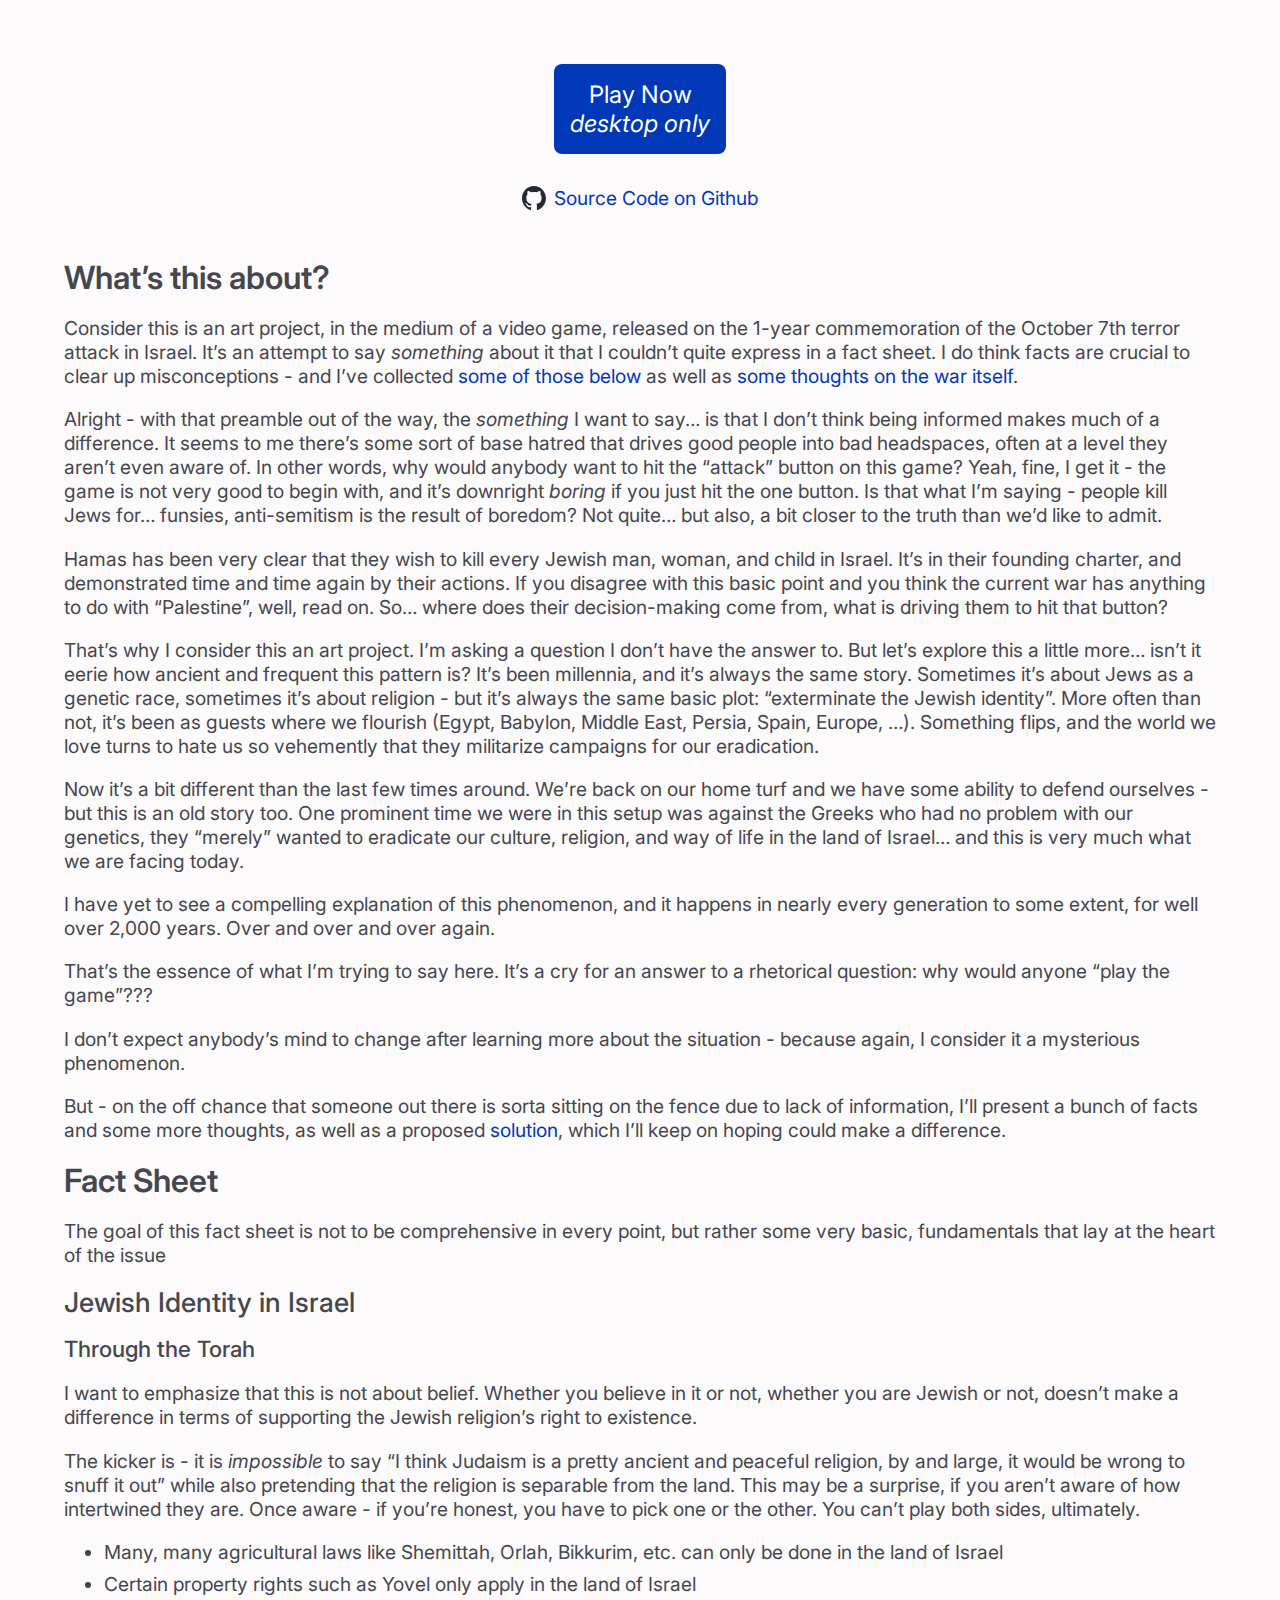
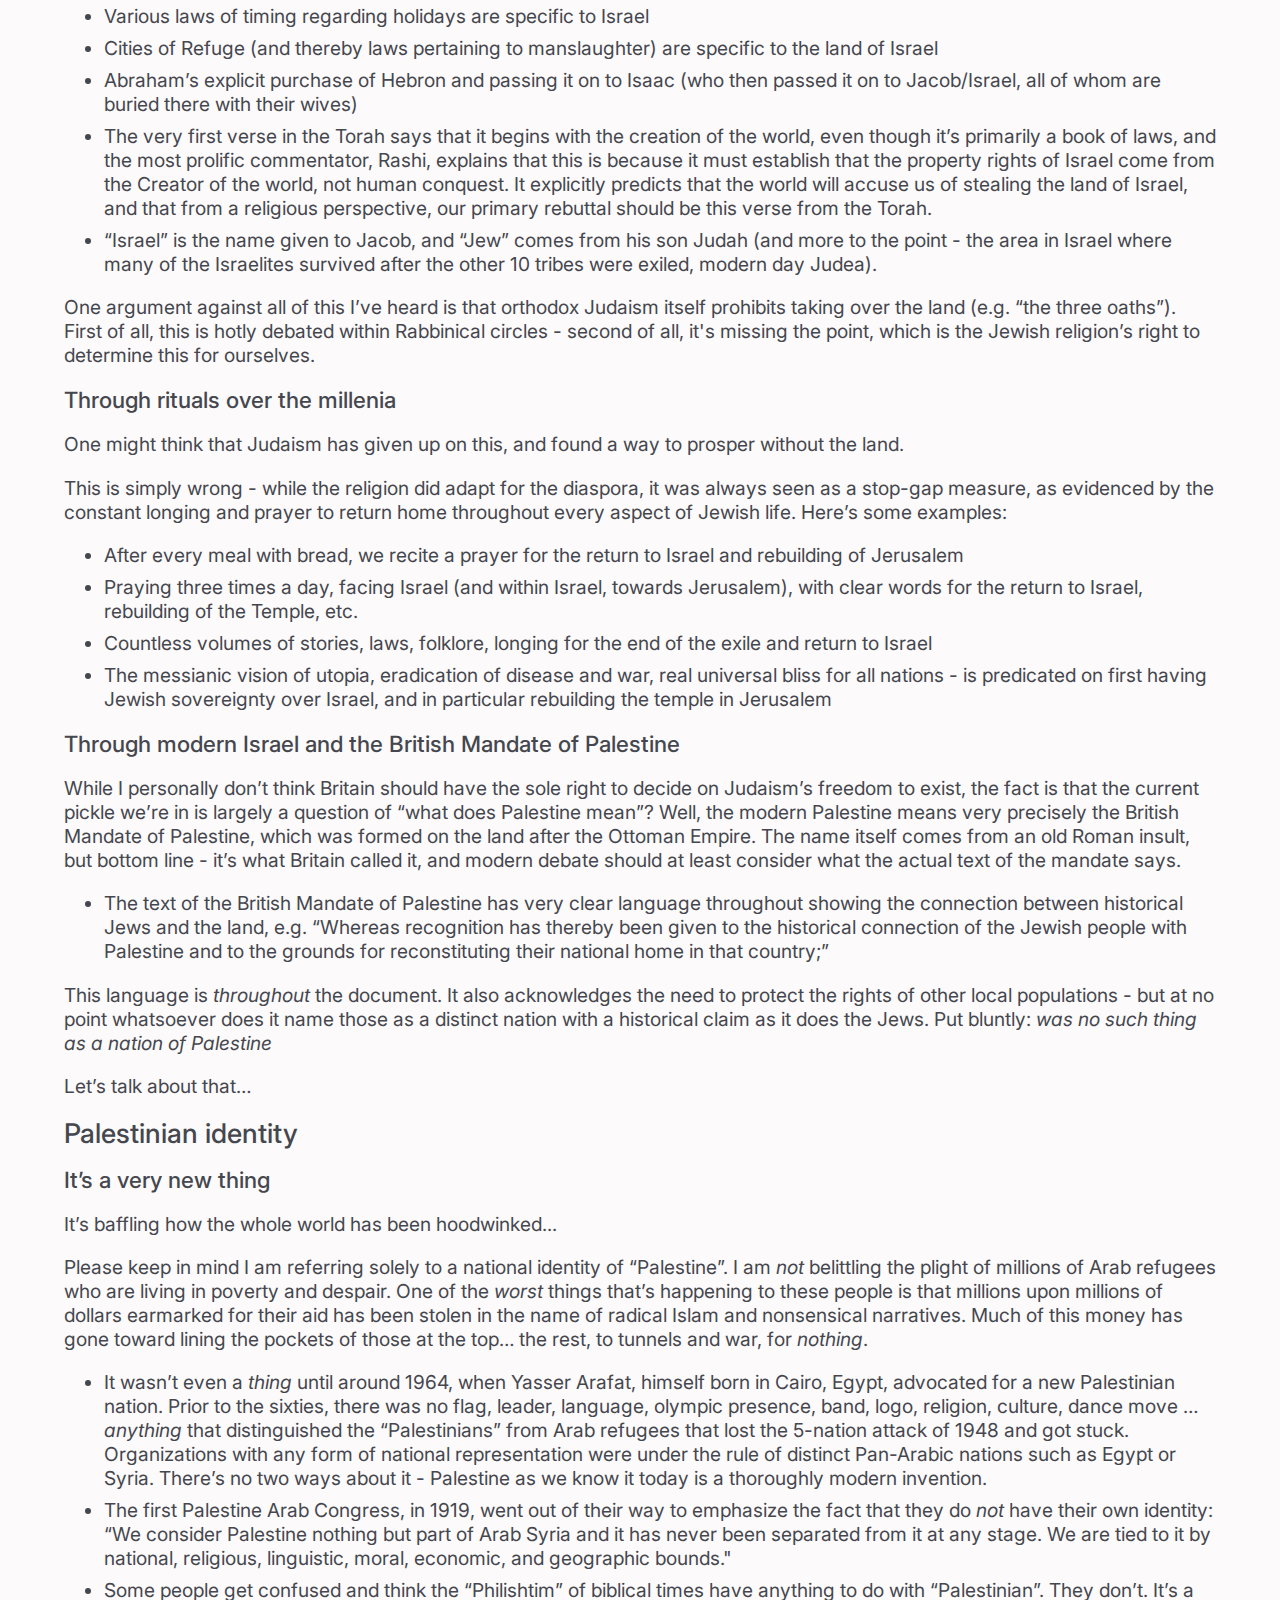
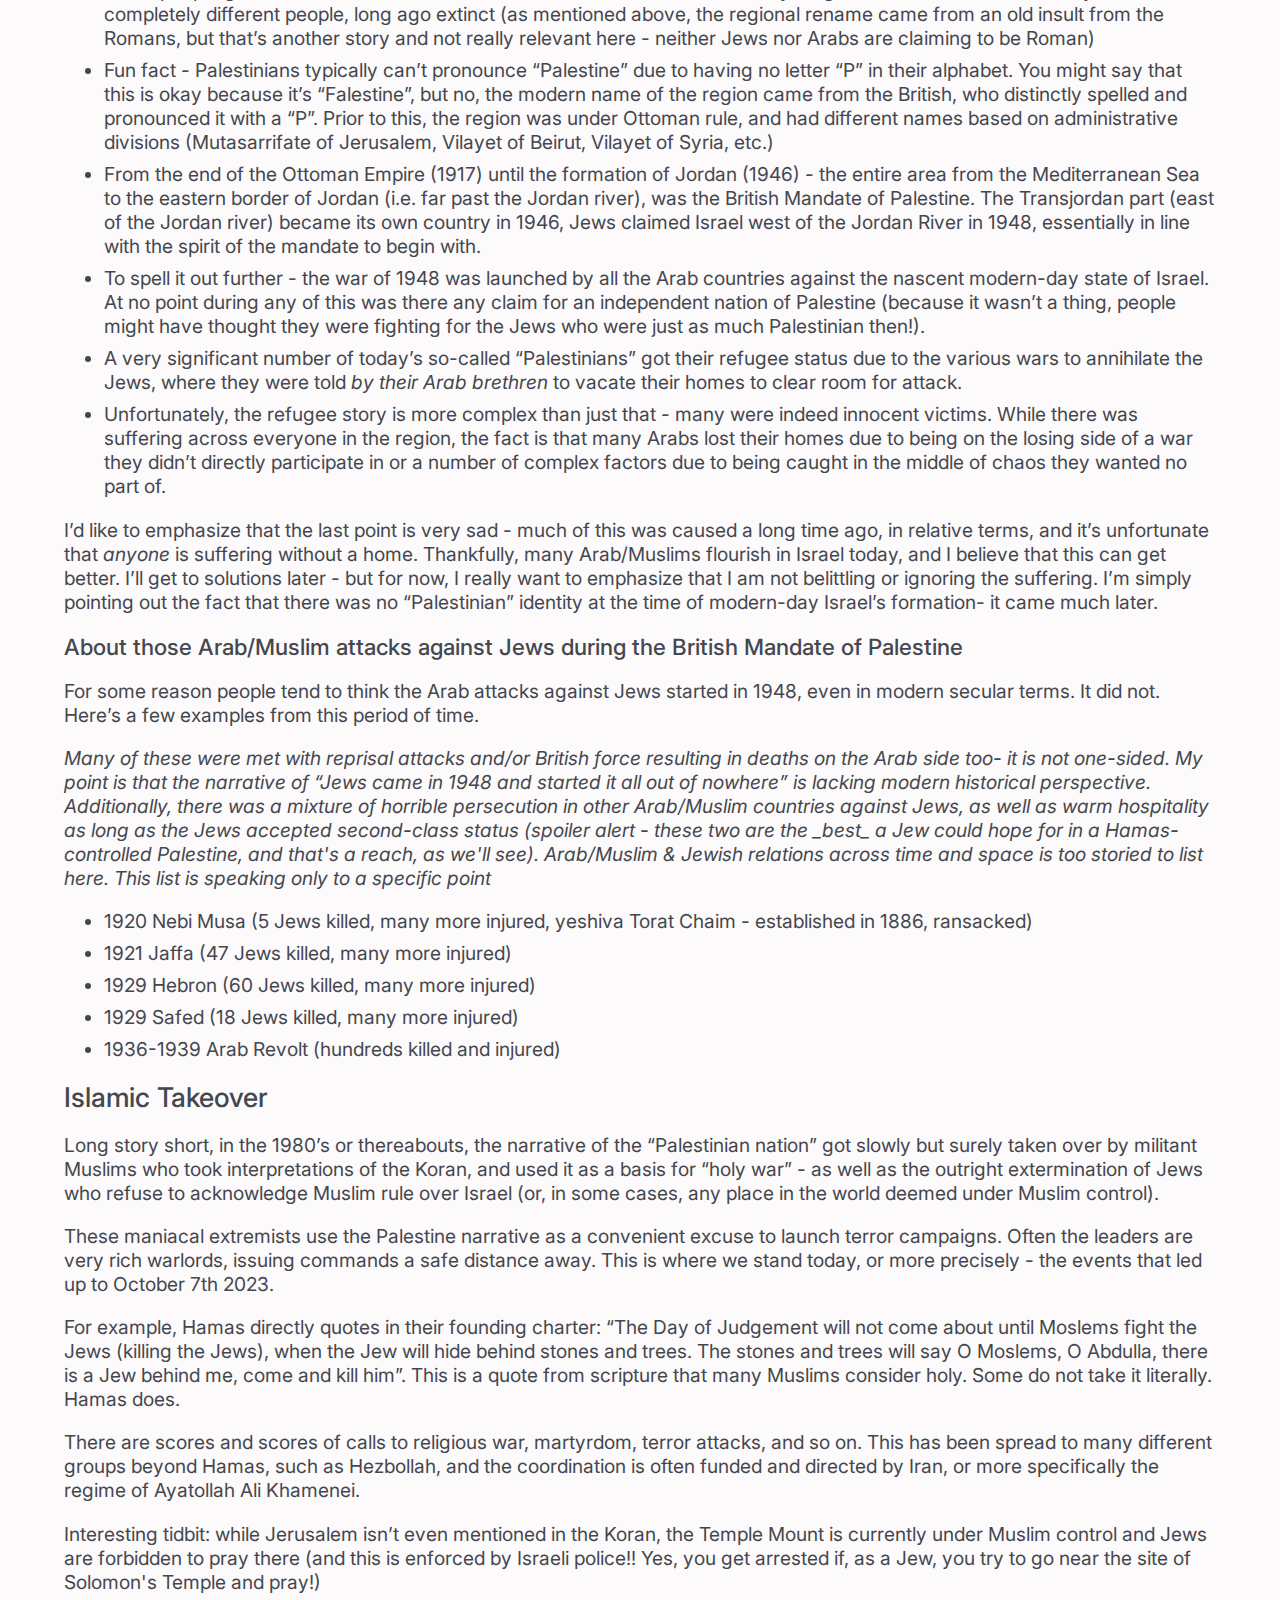
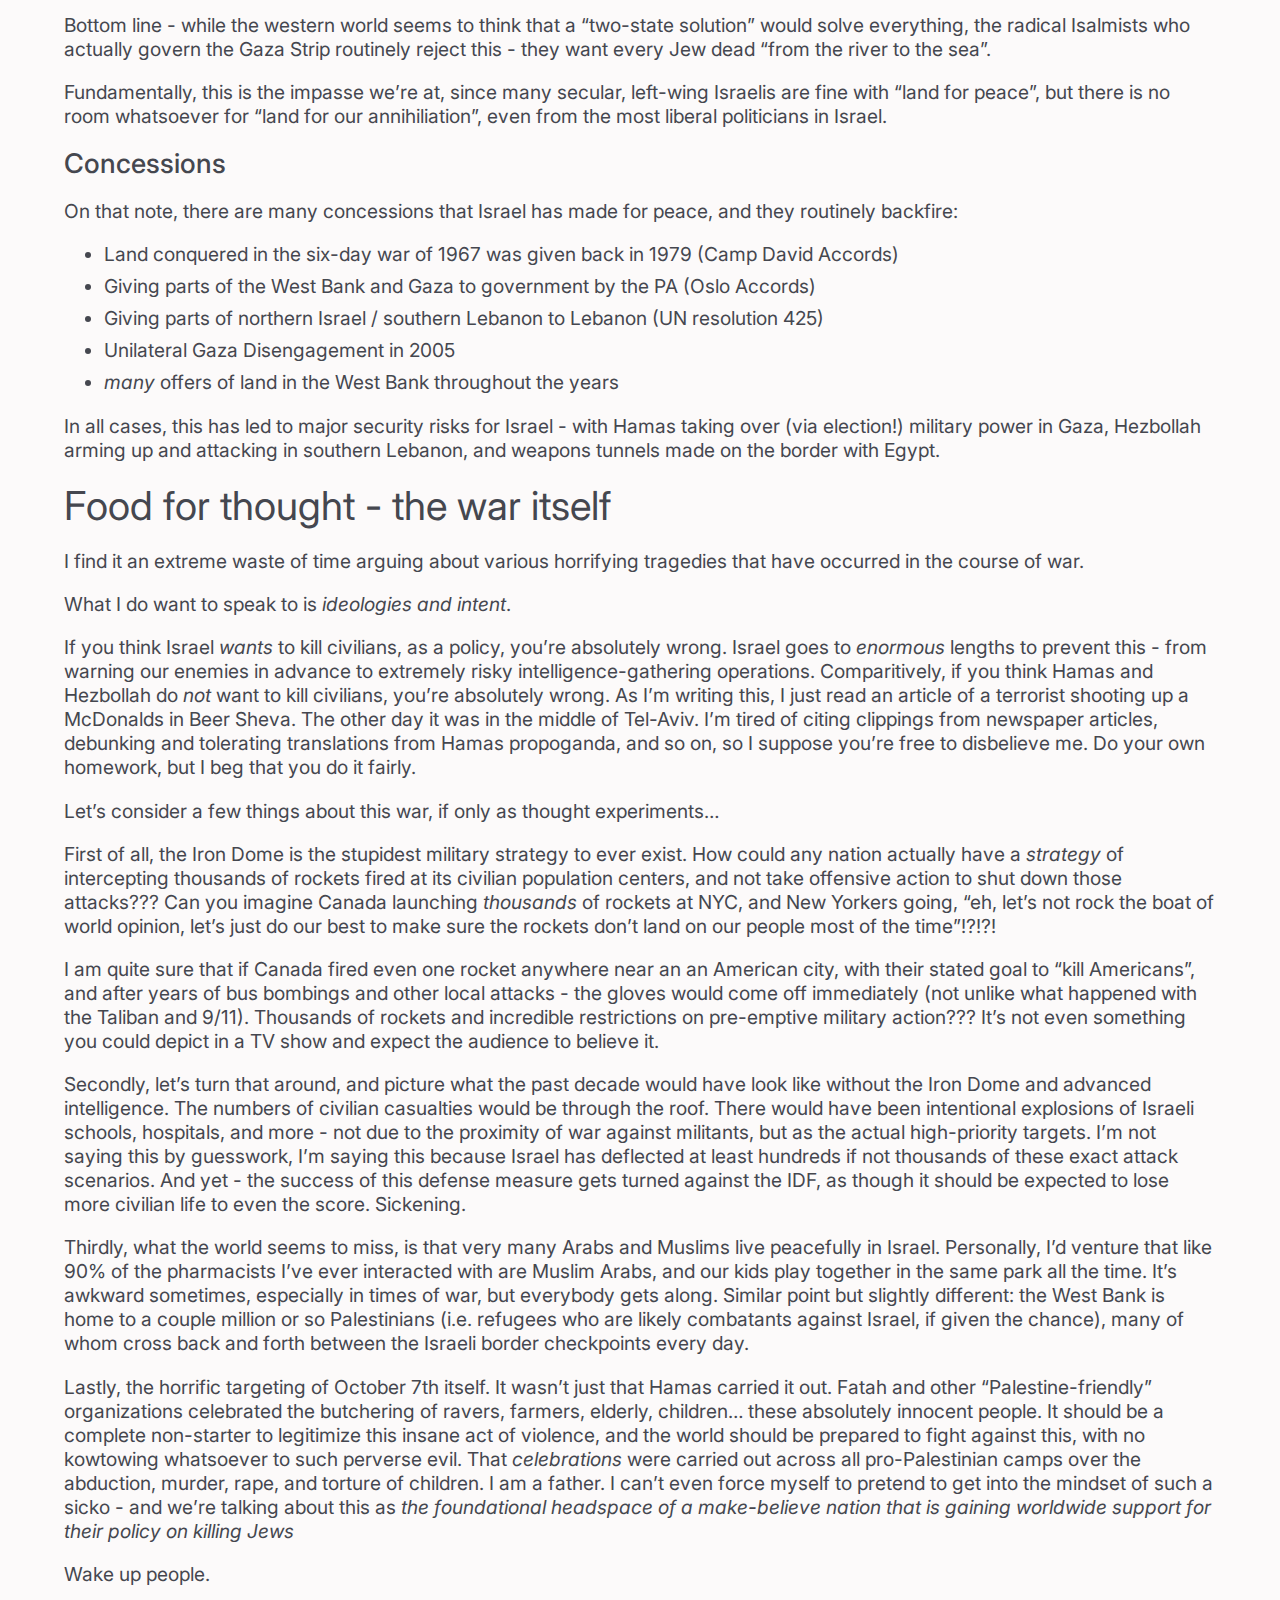
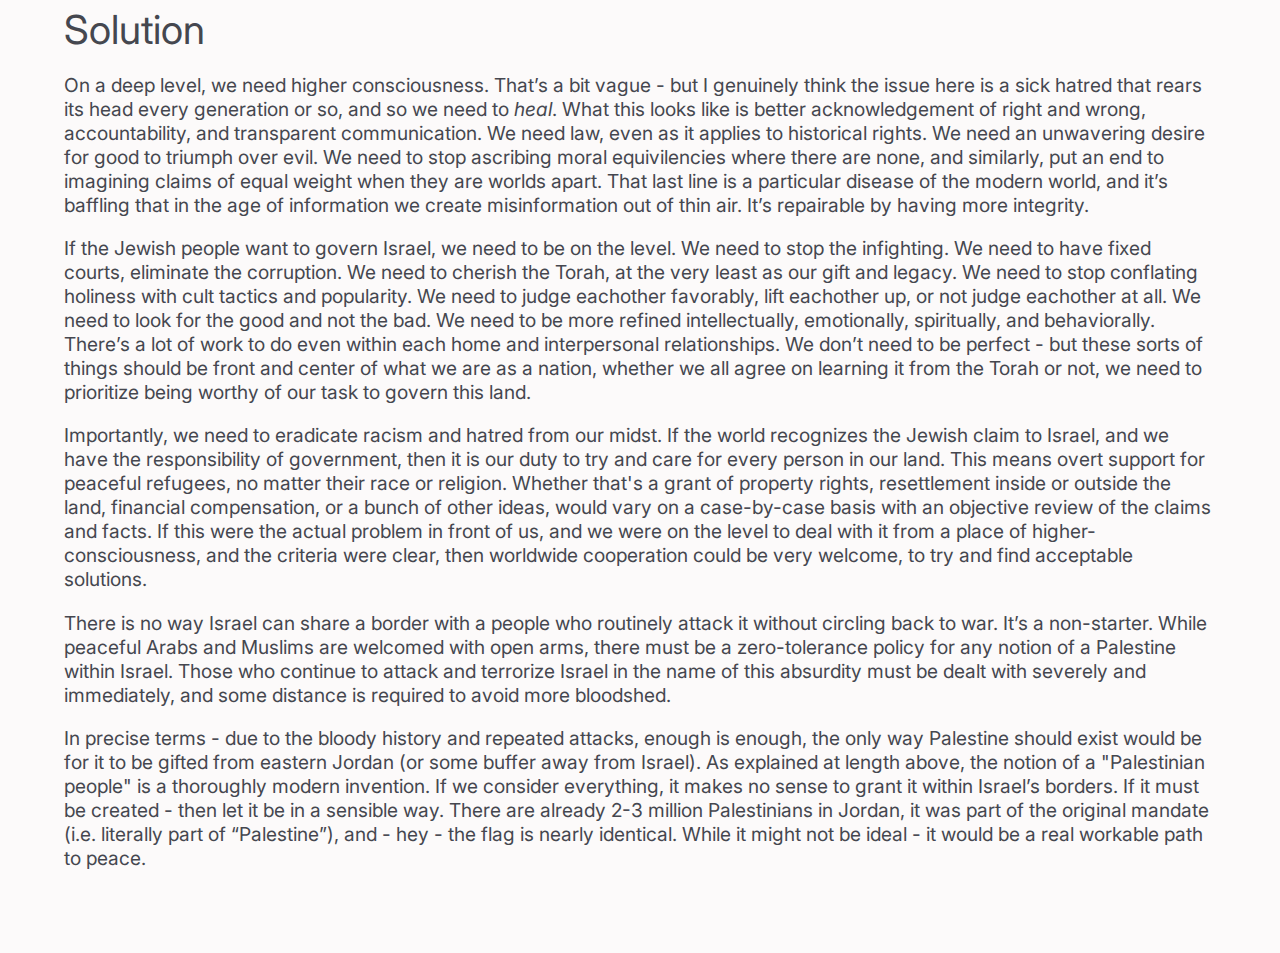
<file: media/html/about.html>
<!DOCTYPE html>
<html>
    <head>
        <meta http-equiv="Content-type" content="text/html; charset=utf-8"/>
        <title>Not a Game</title>
        <link rel="preconnect" href="https://fonts.googleapis.com">
        <link rel="preconnect" href="https://fonts.gstatic.com" crossorigin>
        <link href="https://fonts.googleapis.com/css2?family=Inter:ital,opsz,wght@0,14..32,100..900;1,14..32,100..900&display=swap" rel="stylesheet">
        <link rel="stylesheet" href="styles.css">
    </head>
    <!-- Google tag (gtag.js) -->
<script async src="https://www.googletagmanager.com/gtag/js?id=G-TTSZ3WRP7K"></script>
<script>
  window.dataLayer = window.dataLayer || [];
  function gtag(){dataLayer.push(arguments);}
  gtag('js', new Date());

  gtag('config', 'G-TTSZ3WRP7K');
</script>
    <body>
<main>
<div class="center"><a href="https://dakom.github.io/not-a-game"><div class="button"><div>Play Now</div><div><i>desktop only</i></div></div></a></div>
<div class="center"><a href="https://github.com/dakom/not-a-game"><div class="github-button"><img src="github-mark.svg" /><div>Source Code on Github</div></div></a></div>
<div class="h2">What’s this about?</div>
<p>Consider this is an art project, in the medium of a video game, released on the 1-year commemoration of the October 7th terror attack in Israel. It’s an attempt to say <em>something</em> about it that I couldn’t quite express in a fact sheet. I do think facts are crucial to clear up misconceptions - and I’ve collected <a href="#fact-sheet">some of those below</a> as well as <a href="#food-for-thought---the-war-itself"> some thoughts on the war itself</a>.</p>
<p>Alright - with that preamble out of the way, the <em>something</em> I want to say… is that I don’t think being informed makes much of a difference. It seems to me there’s some sort of base hatred that drives good people into bad headspaces, often at a level they aren’t even aware of. In other words, why would anybody want to hit the “attack” button on this game? Yeah, fine, I get it - the game is not very good to begin with, and it’s downright <em>boring</em> if you just hit the one button. Is that what I’m saying - people kill Jews for… funsies, anti-semitism is the result of boredom? Not quite… but also, a bit closer to the truth than we’d like to admit.</p>
<p>Hamas has been very clear that they wish to kill every Jewish man, woman, and child in Israel. It’s in their founding charter, and demonstrated time and time again by their actions. If you disagree with this basic point and you think the current war has anything to do with “Palestine”, well, read on. So… where does their decision-making come from, what is driving them to hit that button?</p>
<p>That’s why I consider this an art project. I’m asking a question I don’t have the answer to. But let’s explore this a little more… isn’t it eerie how ancient and frequent this pattern is? It’s been millennia, and it’s always the same story. Sometimes it’s about Jews as a genetic race, sometimes it’s about religion - but it’s always the same basic plot: “exterminate the Jewish identity”. More often than not, it’s been as guests where we flourish (Egypt, Babylon, Middle East, Persia, Spain, Europe, …). Something flips, and the world we love turns to hate us so vehemently that they militarize campaigns for our eradication.</p>
<p>Now it’s a bit different than the last few times around. We’re back on our home turf and we have some ability to defend ourselves - but this is an old story too. One prominent time we were in this setup was against the Greeks who had no problem with our genetics, they “merely” wanted to eradicate our culture, religion, and way of life in the land of Israel… and this is very much what we are facing today.</p>
<p>I have yet to see a compelling explanation of this phenomenon, and it happens in nearly every generation to some extent, for well over 2,000 years. Over and over and over again.</p>
<p>That’s the essence of what I’m trying to say here. It’s a cry for an answer to a rhetorical question: why would anyone “play the game”???</p>
<p>I don’t expect anybody’s mind to change after learning more about the situation - because again, I consider it a mysterious phenomenon.</p>
<p>But - on the off chance that someone out there is sorta sitting on the fence due to lack of information, I’ll present a bunch of facts and some more thoughts, as well as a proposed <a href="#solution">solution</a>, which I’ll keep on hoping could make a difference.</p>
<div class="h2"><a id="fact-sheet"></a>Fact Sheet</div>
<p>The goal of this fact sheet is not to be comprehensive in every point, but rather some very basic, fundamentals that lay at the heart of the issue</p>
<div class="h3"><a id="Jewish_Identity_in_Israel_28"></a>Jewish Identity in Israel</div>
<div class="h4"><a id="On_the_Jewish_Identity_in_Israel_and_Torah_30"></a>Through the Torah</div>
<p>I want to emphasize that this is not about belief. Whether you believe in it or not, whether you are Jewish or not, doesn’t make a difference in terms of supporting the Jewish religion’s right to existence.</p>
<p>The kicker is - it is <em>impossible</em> to say “I think Judaism is a pretty ancient and peaceful religion, by and large, it would be wrong to snuff it out” while also pretending that the religion is separable from the land. This may be a surprise, if you aren’t aware of how intertwined they are. Once aware - if you’re honest, you have to pick one or the other. You can’t play both sides, ultimately.</p>
<ul>
<li>Many, many agricultural laws like Shemittah, Orlah, Bikkurim, etc. can only be done in the land of Israel</li>
<li>Certain property rights such as Yovel only apply in the land of Israel</li>
<li>Various laws of timing regarding holidays are specific to Israel</li>
<li>Cities of Refuge (and thereby laws pertaining to manslaughter) are specific to the land of Israel</li>
<li>Abraham’s explicit purchase of Hebron and passing it on to Isaac (who then passed it on to Jacob/Israel, all of whom are buried there with their wives)</li>
<li>The very first verse in the Torah says that it begins with the creation of the world, even though it’s primarily a book of laws, and the most prolific commentator, Rashi, explains that this is because it must establish that the property rights of Israel come from the Creator of the world, not human conquest. It explicitly predicts that the world will accuse us of stealing the land of Israel, and that from a religious perspective, our primary rebuttal should be this verse from the Torah.</li>
<li>“Israel” is the name given to Jacob, and “Jew” comes from his son Judah (and more to the point - the area in Israel where many of the Israelites survived after the other 10 tribes were exiled, modern day Judea).</li>
</ul>
<p>One argument against all of this I’ve heard is that orthodox Judaism itself prohibits taking over the land (e.g. “the three oaths”). First of all, this is hotly debated within Rabbinical circles - second of all, it's missing the point, which is the Jewish religion’s right to determine this for ourselves.</p>
<div class="h4"><a id="On_the_Jewish_Identity_in_Israel_and_of_ritual_over_the_millenia_46"></a>Through rituals over the millenia</div>
<p>One might think that Judaism has given up on this, and found a way to prosper without the land.</p>
<p>This is simply wrong - while the religion did adapt for the diaspora, it was always seen as a stop-gap measure, as evidenced by the constant longing and prayer to return home throughout every aspect of Jewish life. Here’s some examples:</p>
<ul>
<li>After every meal with bread, we recite a prayer for the return to Israel and rebuilding of Jerusalem</li>
<li>Praying three times a day, facing Israel (and within Israel, towards Jerusalem), with clear words for the return to Israel, rebuilding of the Temple, etc.</li>
<li>Countless volumes of stories, laws, folklore, longing for the end of the exile and return to Israel</li>
<li>The messianic vision of utopia, eradication of disease and war, real universal bliss for all nations - is predicated on first having Jewish sovereignty over Israel, and in particular rebuilding the temple in Jerusalem</li>
</ul>
<div class="h4"><a id="On_the_Historical_Jewish_Identity_in_Modern_Israel_and_the_British_Mandate_of_Palestine_57"></a>Through modern Israel and the British Mandate of Palestine</div>
<p>While I personally don’t think Britain should have the sole right to decide on Judaism’s freedom to exist, the fact is that the current pickle we’re in is largely a question of “what does Palestine mean”? Well, the modern Palestine means very precisely the British Mandate of Palestine, which was formed on the land after the Ottoman Empire. The name itself comes from an old Roman insult, but bottom line - it’s what Britain called it, and modern debate should at least consider what the actual text of the mandate says.</p>
<ul>
<li>The text of the British Mandate of Palestine has very clear language throughout showing the connection between historical Jews and the land, e.g. “Whereas recognition has thereby been given to the historical connection of the Jewish people with Palestine and to the grounds for reconstituting their national home in that country;”</li>
</ul>
<p>This language is <em>throughout</em> the document. It also acknowledges the need to protect the rights of other local populations - but at no point whatsoever does it name those as a distinct nation with a historical claim as it does the Jews. Put bluntly: <em>was no such thing as a nation of Palestine</em></p>
<p>Let’s talk about that…</p>
<div class="h3"><a id="Palestinian_identity_67"></a>Palestinian identity</div>
<div class="h4"><a id="Its_a_very_new_thing_69"></a>It’s a very new thing</div>
<p>It’s baffling how the whole world has been hoodwinked...</p>
<p>Please keep in mind I am referring solely to a national identity of “Palestine”. I am <em>not</em> belittling the plight of millions of Arab refugees who are living in poverty and despair. One of the <em>worst</em> things that’s happening to these people is that millions upon millions of dollars earmarked for their aid has been stolen in the name of radical Islam and nonsensical narratives. Much of this money has gone toward lining the pockets of those at the top… the rest, to tunnels and war, for <em>nothing</em>.</p>
<ul>
<li>It wasn’t even a <em>thing</em> until around 1964, when Yasser Arafat, himself born in Cairo, Egypt, advocated for a new Palestinian nation. Prior to the sixties, there was no flag, leader, language, olympic presence, band, logo, religion, culture, dance move … <em>anything</em> that distinguished the “Palestinians” from Arab refugees that lost the 5-nation attack of 1948 and got stuck. Organizations with any form of national representation were under the rule of distinct Pan-Arabic nations such as Egypt or Syria. There’s no two ways about it - Palestine as we know it today is a thoroughly modern invention.</li>
<li>The first Palestine Arab Congress, in 1919, went out of their way to emphasize the fact that they do <em>not</em> have their own identity: “We consider Palestine nothing but part of Arab Syria and it has never been separated from it at any stage. We are tied to it by national, religious, linguistic, moral, economic, and geographic bounds."
<li>Some people get confused and think the “Philishtim” of biblical times have anything to do with “Palestinian”. They don’t. It’s a completely different people, long ago extinct (as mentioned above, the regional rename came from an old insult from the Romans, but that’s another story and not really relevant here - neither Jews nor Arabs are claiming to be Roman)</li>
<li>Fun fact - Palestinians typically can’t pronounce “Palestine” due to having no letter “P” in their alphabet. You might say that this is okay because it’s “Falestine”, but no, the modern name of the region came from the British, who distinctly spelled and pronounced it with a “P”. Prior to this, the region was under Ottoman rule, and had different names based on administrative divisions (Mutasarrifate of Jerusalem, Vilayet of Beirut, Vilayet of Syria, etc.)</li>
<li>From the end of the Ottoman Empire (1917) until the formation of Jordan (1946) - the entire area from the Mediterranean Sea to the eastern border of Jordan (i.e. far past the Jordan river), was the British Mandate of Palestine. The Transjordan part (east of the Jordan river) became its own country in 1946, Jews claimed Israel west of the Jordan River in 1948, essentially in line with the spirit of the mandate to begin with.</li>
<li>To spell it out further - the war of 1948 was launched by all the Arab countries against the nascent modern-day state of Israel. At no point during any of this was there any claim for an independent nation of Palestine (because it wasn’t a thing, people might have thought they were fighting for the Jews who were just as much Palestinian then!).</li>
<li>A very significant number of today’s so-called “Palestinians” got their refugee status due to the various wars to annihilate the Jews, where they were told <em>by their Arab brethren</em> to vacate their homes to clear room for attack.</li>
<li>Unfortunately, the refugee story is more complex than just that - many were indeed innocent victims. While there was suffering across everyone in the region, the fact is that many Arabs lost their homes due to being on the losing side of a war they didn’t directly participate in or a number of complex factors due to being caught in the middle of chaos they wanted no part of.</li>
</ul>
<p>I’d like to emphasize that the last point is very sad - much of this was caused a long time ago, in relative terms, and it’s unfortunate that <em>anyone</em> is suffering without a home. Thankfully, many Arab/Muslims flourish in Israel today, and I believe that this can get better. I’ll get to solutions later - but for now, I really want to emphasize that I am not belittling or ignoring the suffering. I’m simply pointing out the fact that there was no “Palestinian” identity at the time of modern-day Israel’s formation- it came much later.</p>
<div class="h4"><a id="On_the_ArabMuslim_Attacks_against_Jews_during_the_British_Mandate_of_Palestine_85"></a>About those Arab/Muslim attacks against Jews during the British Mandate of Palestine</div>
<p>For some reason people tend to think the Arab attacks against Jews started in 1948, even in modern secular terms. It did not. Here’s a few examples from this period of time.</p>
<p><em>Many of these were met with reprisal attacks and/or British force resulting in deaths on the Arab side too- it is not one-sided. My point is that the narrative of “Jews came in 1948 and started it all out of nowhere” is lacking modern historical perspective. Additionally, there was a mixture of horrible persecution in other Arab/Muslim countries against Jews, as well as warm hospitality as long as the Jews accepted second-class status (spoiler alert - these two are the _best_ a Jew could hope for in a Hamas-controlled Palestine, and that's a reach, as we'll see). Arab/Muslim &amp; Jewish relations across time and space is too storied to list here. This list is speaking only to a specific point</em></p>
<ul>
<li>1920 Nebi Musa (5 Jews killed, many more injured, yeshiva Torat Chaim - established in 1886, ransacked)</li>
<li>1921 Jaffa (47 Jews killed, many more injured)</li>
<li>1929 Hebron (60 Jews killed, many more injured)</li>
<li>1929 Safed (18 Jews killed, many more injured)</li>
<li>1936-1939 Arab Revolt (hundreds killed and injured)</li>
</ul>
<div class="h3"><a id="Islamic_Takeover_97"></a>Islamic Takeover</div>
<p>Long story short, in the 1980’s or thereabouts, the narrative of the “Palestinian nation” got slowly but surely taken over by militant Muslims who took interpretations of the Koran, and used it as a basis for “holy war” - as well as the outright extermination of Jews who refuse to acknowledge Muslim rule over Israel (or, in some cases, any place in the world deemed under Muslim control).</p>
<p>These maniacal extremists use the Palestine narrative as a convenient excuse to launch terror campaigns. Often the leaders are very rich warlords, issuing commands a safe distance away. This is where we stand today, or more precisely - the events that led up to October 7th 2023.</p>
<p>For example, Hamas directly quotes in their founding charter: “The Day of Judgement will not come about until Moslems fight the Jews (killing the Jews), when the Jew will hide behind stones and trees. The stones and trees will say O Moslems, O Abdulla, there is a Jew behind me, come and kill him”. This is a quote from scripture that many Muslims consider holy. Some do not take it literally. Hamas does.</p>
<p>There are scores and scores of calls to religious war, martyrdom, terror attacks, and so on. This has been spread to many different groups beyond Hamas, such as Hezbollah, and the coordination is often funded and directed by Iran, or more specifically the regime of Ayatollah Ali Khamenei.</p>
<p>Interesting tidbit: while Jerusalem isn’t even mentioned in the Koran, the Temple Mount is currently under Muslim control and Jews are forbidden to pray there (and this is enforced by Israeli police!! Yes, you get arrested if, as a Jew, you try to go near the site of Solomon's Temple and pray!)</p>
<p>
<p>Bottom line - while the western world seems to think that a “two-state solution” would solve everything, the radical Isalmists who actually govern the Gaza Strip routinely reject this - they want every Jew dead “from the river to the sea”.</p>
<p>Fundamentally, this is the impasse we’re at, since many secular, left-wing Israelis are fine with “land for peace”, but there is no room whatsoever for “land for our annihiliation”, even from the most liberal politicians in Israel.</p>
<div class="h3"><a id="Concessions_113"></a>Concessions</div>
<p>On that note, there are many concessions that Israel has made for peace, and they routinely backfire:</p>
<ul>
<li>Land conquered in the six-day war of 1967 was given back in 1979 (Camp David Accords)</li>
<li>Giving parts of the West Bank and Gaza to government by the PA (Oslo Accords)</li>
<li>Giving parts of northern Israel / southern Lebanon to Lebanon (UN resolution 425)</li>
<li>Unilateral Gaza Disengagement in 2005</li>
<li><em>many</em> offers of land in the West Bank throughout the years</li>
</ul>
<p>In all cases, this has led to major security risks for Israel - with Hamas taking over (via election!) military power in Gaza, Hezbollah arming up and attacking in southern Lebanon, and weapons tunnels made on the border with Egypt.</p>
<div class="h1"><a id="food-for-thought---the-war-itself"></a>Food for thought - the war itself</div>
<p>I find it an extreme waste of time arguing about various horrifying tragedies that have occurred in the course of war.</p>
<p>What I do want to speak to is <em>ideologies and intent</em>.</p>
<p>If you think Israel <em>wants</em> to kill civilians, as a policy, you’re absolutely wrong. Israel goes to <em>enormous</em> lengths to prevent this - from warning our enemies in advance to extremely risky intelligence-gathering operations. Comparitively, if you think Hamas and Hezbollah do <em>not</em> want to kill civilians, you’re absolutely wrong. As I’m writing this, I just read an article of a terrorist shooting up a McDonalds in Beer Sheva. The other day it was in the middle of Tel-Aviv. I’m tired of citing clippings from newspaper articles, debunking and tolerating translations from Hamas propoganda, and so on, so I suppose you’re free to disbelieve me. Do your own homework, but I beg that you do it fairly.</p>
<p>Let’s consider a few things about this war, if only as thought experiments…</p>
<p>First of all, the Iron Dome is the stupidest military strategy to ever exist. How could any nation actually have a <em>strategy</em> of intercepting thousands of rockets fired at its civilian population centers, and not take offensive action to shut down those attacks??? Can you imagine Canada launching <em>thousands</em> of rockets at NYC, and New Yorkers going, “eh, let’s not rock the boat of world opinion, let’s just do our best to make sure the rockets don’t land on our people most of the time”!?!?!</p>
<p>I am quite sure that if Canada fired even one rocket anywhere near an an American city, with their stated goal to “kill Americans”, and after years of bus bombings and other local attacks - the gloves would come off immediately (not unlike what happened with the Taliban and 9/11). Thousands of rockets and incredible restrictions on pre-emptive military action??? It’s not even something you could depict in a TV show and expect the audience to believe it.</p>
<p>Secondly, let’s turn that around, and picture what the past decade would have look like without the Iron Dome and advanced intelligence. The numbers of civilian casualties would be through the roof. There would have been intentional explosions of Israeli schools, hospitals, and more - not due to the proximity of war against militants, but as the actual high-priority targets. I’m not saying this by guesswork, I’m saying this because Israel has deflected at least hundreds if not thousands of these exact attack scenarios. And yet - the success of this defense measure gets turned against the IDF, as though it should be expected to lose more civilian life to even the score. Sickening.</p>
<p>Thirdly, what the world seems to miss, is that very many Arabs and Muslims live peacefully in Israel. Personally, I’d venture that like 90% of the pharmacists I’ve ever interacted with are Muslim Arabs, and our kids play together in the same park all the time. It’s awkward sometimes, especially in times of war, but everybody gets along. Similar point but slightly different: the West Bank is home to a couple million or so Palestinians (i.e. refugees who are likely combatants against Israel, if given the chance), many of whom cross back and forth between the Israeli border checkpoints every day.</p>
<p>Lastly, the horrific targeting of October 7th itself. It wasn’t just that Hamas carried it out. Fatah and other “Palestine-friendly” organizations celebrated the butchering of ravers, farmers, elderly, children… these absolutely innocent people. It should be a complete non-starter to legitimize this insane act of violence, and the world should be prepared to fight against this, with no kowtowing whatsoever to such perverse evil. That <em>celebrations</em> were carried out across all pro-Palestinian camps over the abduction, murder, rape, and torture of children. I am a father. I can’t even force myself to pretend to get into the mindset of such a sicko - and we’re talking about this as <em>the foundational headspace of a make-believe nation that is gaining worldwide support for their policy on killing Jews</em></p>
<p>Wake up people.</p>
<div class="h1"><a id="solution"></a>Solution</div>
<p>On a deep level, we need higher consciousness. That’s a bit vague - but I genuinely think the issue here is a sick hatred that rears its head every generation or so, and so we need to <em>heal</em>. What this looks like is better acknowledgement of right and wrong, accountability, and transparent communication. We need law, even as it applies to historical rights. We need an unwavering desire for good to triumph over evil. We need to stop ascribing moral equivilencies where there are none, and similarly, put an end to imagining claims of equal weight when they are worlds apart. That last line is a particular disease of the modern world, and it’s baffling that in the age of information we create misinformation out of thin air. It’s repairable by having more integrity.</p>
<p>If the Jewish people want to govern Israel, we need to be on the level. We need to stop the infighting. We need to have fixed courts, eliminate the corruption. We need to cherish the Torah, at the very least as our gift and legacy. We need to stop conflating holiness with cult tactics and popularity. We need to judge eachother favorably, lift eachother up, or not judge eachother at all. We need to look for the good and not the bad. We need to be more refined intellectually, emotionally, spiritually, and behaviorally. There’s a lot of work to do even within each home and interpersonal relationships. We don’t need to be perfect - but these sorts of things should be front and center of what we are as a nation, whether we all agree on learning it from the Torah or not, we need to prioritize being worthy of our task to govern this land.</p>
<p>Importantly, we need to eradicate racism and hatred from our midst. If the world recognizes the Jewish claim to Israel, and we have the responsibility of government, then it is our duty to try and care for every person in our land. This means overt support for peaceful refugees, no matter their race or religion. Whether that's a grant of property rights, resettlement inside or outside the land, financial compensation, or a bunch of other ideas, would vary on a case-by-case basis with an objective review of the claims and facts. If this were the actual problem in front of us, and we were on the level to deal with it from a place of higher-consciousness, and the criteria were clear, then worldwide cooperation could be very welcome, to try and find acceptable solutions.</p>
<p>There is no way Israel can share a border with a people who routinely attack it without circling back to war. It’s a non-starter. While peaceful Arabs and Muslims are welcomed with open arms, there must be a zero-tolerance policy for any notion of a Palestine within Israel. Those who continue to attack and terrorize Israel in the name of this absurdity must be dealt with severely and immediately, and some distance is required to avoid more bloodshed.</p>
<p>In precise terms - due to the bloody history and repeated attacks, enough is enough, the only way Palestine should exist would be for it to be gifted from eastern Jordan (or some buffer away from Israel). As explained at length above, the notion of a "Palestinian people" is a thoroughly modern invention. If we consider everything, it makes no sense to grant it within Israel’s borders. If it must be created - then let it be in a sensible way. There are already 2-3 million Palestinians in Jordan, it was part of the original mandate (i.e. literally part of “Palestine”), and - hey - the flag is nearly identical. While it might not be ideal - it would be a real workable path to peace.</p>
</main>
    </body>
</html>
</file>
<file: media/html/styles.css>
:root {
    box-sizing: border-box;

    font-size: 16px;

    /* define these as CSS vars */

    --color-darkest: #11131A;
    --color-accent: #03ff7b;
    --color-accent-darker: #10ca60;
    --color-whiteish: #FCFAFA;
    --color-darkish: #45474F;
    --color-grey: #92949F;
    --color-grey-alt1: #D9D9D9;
    --color-grey-alt2: #EFEFEF;
    --color-focus: #73A2FF;
    --color-red: #E00C0C;
    --color-red-darker: #B80C0C;
    --color-orange: #ED933F;
    --color-orange-darker: #D17F3A;
    --color-green: #3AD365;
    --color-green-darker: #2E9F4A;
    --color-pure-white: #FFFFFF;
    --color-blue: #0038b8;
    --color-blue-darker: #002e96;
}

*, ::before, ::after {
    box-sizing: inherit;
}

html, body {
    margin: 0;
    padding: 0;
    width: 100%;
    height: 100%;
    font-family: "Inter", sans-serif;
}

a {
    text-decoration: none;
    color: var(--color-blue);
}

a:hover {
    text-decoration: underline;
}

main {
    padding: 4rem;
    background-color: var(--color-whiteish);
    color: var(--color-darkish);
}

.button {
    display: flex;
    align-items: center;
    flex-direction: column;
    border-radius: 8px;
    padding: 1rem;
    background-color: var(--color-blue);
    color: var(--color-pure-white);
    font-size: 1.5rem;
}

.button:hover {
    background-color: var(--color-blue-darker);
}

.github-button {
    margin-top: 2rem;
    margin-bottom: 3rem;
    display: flex;
    align-items: center;
    justify-content: center;
    font-size: 1.2rem;
}

.github-button > img {
    width: 1.5rem;
    height: 1.5rem;
    margin-right: 0.5rem;
}

.center {
    display: flex;
    justify-content: center;
    align-items: center;
}

p, ul {
    font-size: 1.2rem;
}

li {
    margin-bottom: 0.5rem;
}

.h1 {
    font-size: 2.5rem;
}

.h2 {
    font-size: 2rem;
    font-weight: 600;
    margin-bottom: 1rem;
}

.h3 {
    font-size: 1.7rem;
    font-weight: 500;
    margin-bottom: 1rem;
}

.h4 {
    font-size: 1.4rem;
    font-weight: 500;
    margin-bottom: 1rem;
}
</file>
